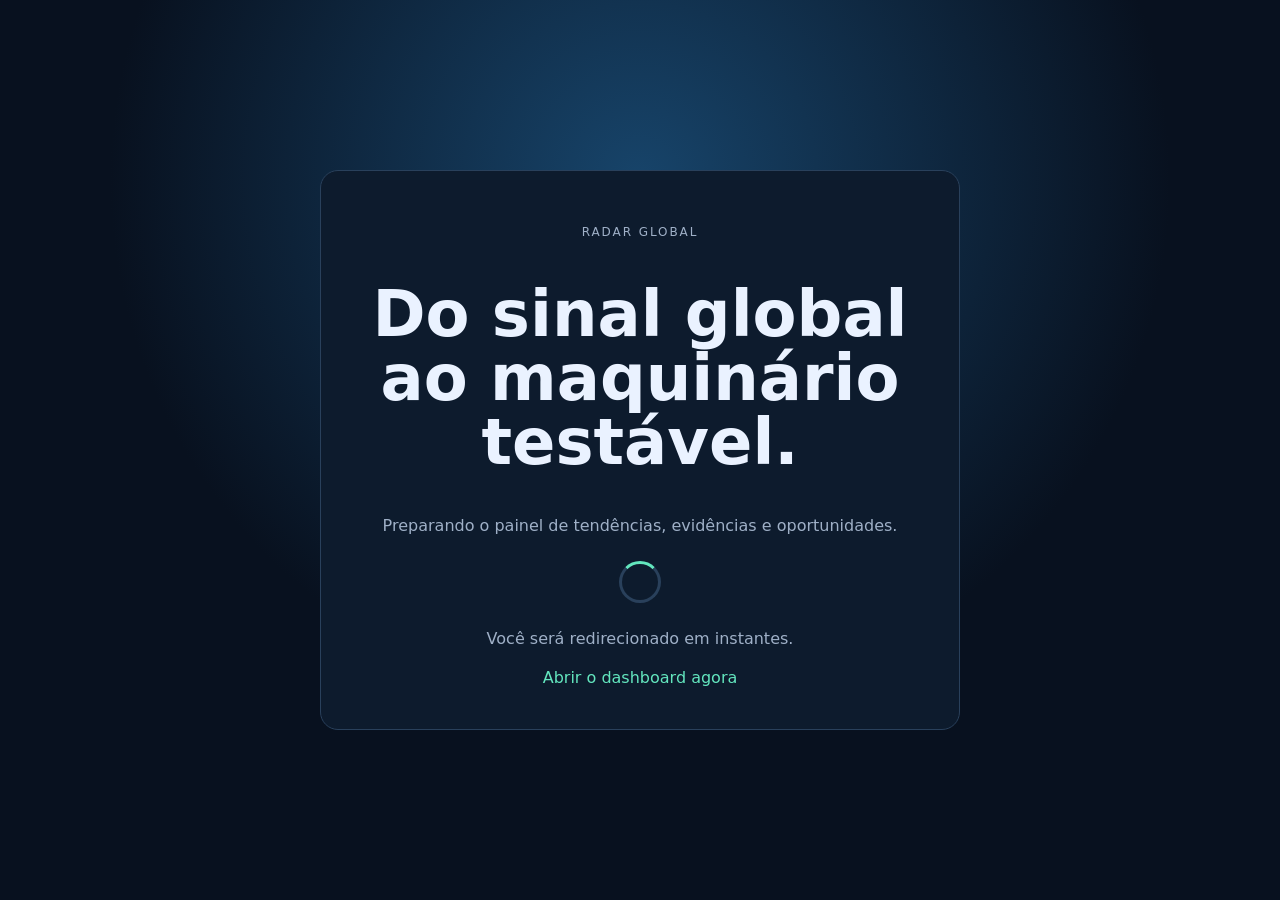
<file: site/index.html>
<!doctype html>
<html lang="pt-BR">
<head>
  <meta charset="utf-8">
  <meta name="viewport" content="width=device-width, initial-scale=1">
  <meta http-equiv="refresh" content="2;url=dashboard.html">
  <meta name="description" content="Radar Global de Maquinários: sinais, tendências e protótipos.">
  <title>Radar Global de Maquinários</title>
  <link rel="stylesheet" href="styles.css">
</head>
<body>
  <main class="redirect-page">
    <div class="redirect-card">
      <p class="eyebrow">RADAR GLOBAL</p>
      <h1>Do sinal global ao maquinário testável.</h1>
      <p>Preparando o painel de tendências, evidências e oportunidades.</p>
      <div class="loader" aria-hidden="true"></div>
      <p class="redirect-status" aria-live="polite">Você será redirecionado em instantes.</p>
      <a class="redirect-link" href="dashboard.html">Abrir o dashboard agora</a>
    </div>
  </main>
  <script>
    window.setTimeout(() => {
      window.location.replace('dashboard.html');
    }, 2000);
  </script>
</body>
</html>
</file>
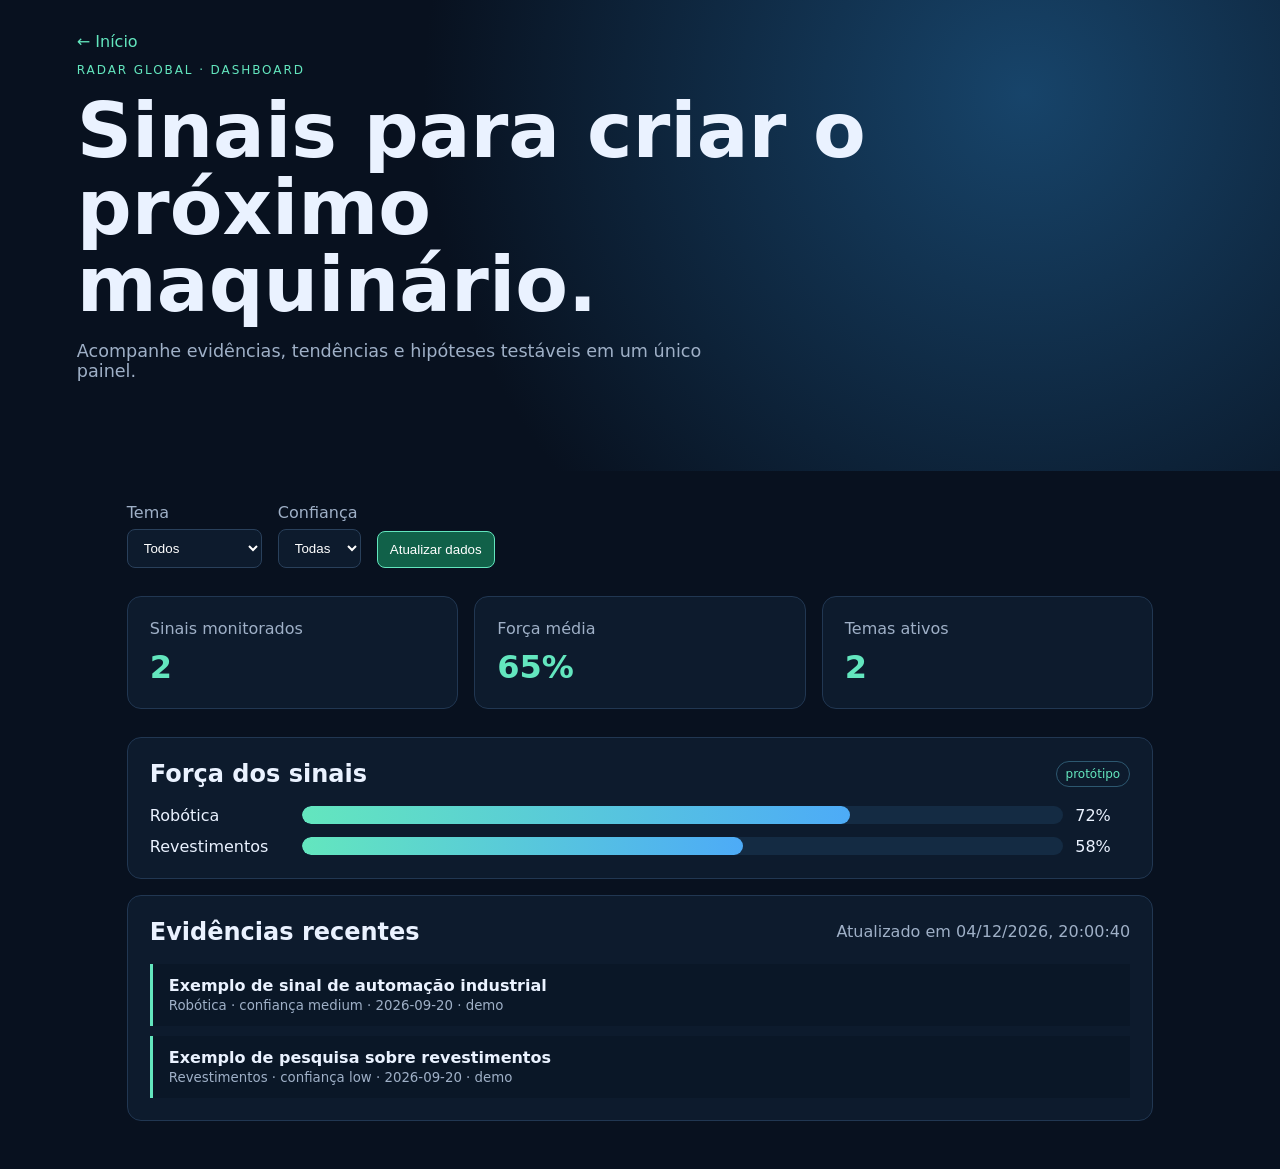
<file: site/dashboard.html>
<!doctype html>
<html lang="pt-BR">
<head>
  <meta charset="utf-8">
  <meta name="viewport" content="width=device-width, initial-scale=1">
  <meta name="description" content="Dashboard do Radar Global de Maquinários.">
  <title>Dashboard · Radar Global</title>
  <link rel="stylesheet" href="styles.css">
</head>
<body>
  <header class="hero dashboard-hero">
    <a class="back-link" href="index.html">← Início</a>
    <p class="eyebrow">RADAR GLOBAL · DASHBOARD</p>
    <h1>Sinais para criar o próximo maquinário.</h1>
    <p>Acompanhe evidências, tendências e hipóteses testáveis em um único painel.</p>
  </header>
  <main class="container">
    <section class="controls" aria-label="Filtros">
      <label>Tema <select id="topic"><option value="all">Todos</option><option value="robotics">Robótica</option><option value="coatings">Revestimentos</option></select></label>
      <label>Confiança <select id="confidence"><option value="all">Todas</option><option value="high">Alta</option><option value="medium">Média</option><option value="low">Baixa</option></select></label>
      <button id="refresh">Atualizar dados</button>
    </section>
    <section class="grid">
      <article class="card"><span>Sinais monitorados</span><strong id="signalCount">—</strong></article>
      <article class="card"><span>Força média</span><strong id="confidenceScore">—</strong></article>
      <article class="card"><span>Temas ativos</span><strong id="topicCount">—</strong></article>
    </section>
    <section class="panel"><div class="panel-heading"><h2>Força dos sinais</h2><span class="badge">protótipo</span></div><div id="barChart" class="chart" aria-label="Gráfico de barras"></div></section>
    <section class="panel"><div class="panel-heading"><h2>Evidências recentes</h2><span id="lastUpdate" class="muted"></span></div><div id="signalList" class="signals"></div></section>
  </main>
  <script src="app.js" type="module"></script>
</body>
</html>
</file>
<file: site/styles.css>
:root{font-family:Inter,system-ui,sans-serif;color:#eaf2ff;background:#08111f;--accent:#63e6be;--muted:#9fb0c7}*{box-sizing:border-box}body{margin:0}.hero{padding:72px 6vw;background:radial-gradient(circle at 80% 20%,#17446a,#08111f 55%)}.hero h1{max-width:800px;font-size:clamp(2.2rem,6vw,5rem);line-height:1;margin:16px 0}.hero p:last-child{max-width:650px;color:var(--muted);font-size:1.1rem}.eyebrow{letter-spacing:.16em;color:var(--accent);font-size:.75rem}.dashboard-hero{padding-top:32px}.back-link,.redirect-link{color:var(--accent);text-decoration:none}.container{max-width:1180px;margin:auto;padding:32px 6vw}.controls{display:flex;gap:16px;align-items:end;flex-wrap:wrap}.controls label{display:grid;gap:7px;color:var(--muted)}select,button{border:1px solid #29405b;background:#0d1b2d;color:#fff;padding:10px 12px;border-radius:8px}button{cursor:pointer;background:#116149;border-color:#63e6be}.grid{display:grid;grid-template-columns:repeat(3,1fr);gap:16px;margin:28px 0}.card,.panel{background:#0d1b2d;border:1px solid #213752;border-radius:14px;padding:22px}.card span,.muted{color:var(--muted);display:block}.card strong{font-size:2rem;display:block;margin-top:10px;color:var(--accent)}.panel{margin:16px 0}.panel-heading{display:flex;justify-content:space-between;gap:16px;align-items:center}.panel h2{margin:0}.badge{font-size:.75rem;padding:5px 9px;border:1px solid #2d5870;border-radius:99px;color:var(--accent)}.chart{display:grid;gap:12px;margin-top:18px}.bar-row{display:grid;grid-template-columns:140px 1fr 55px;gap:12px;align-items:center}.bar{height:18px;background:#142b43;border-radius:99px;overflow:hidden}.bar i{display:block;height:100%;background:linear-gradient(90deg,#63e6be,#4dabf7);border-radius:99px}.signals{display:grid;gap:10px;margin-top:18px}.signal{border-left:3px solid var(--accent);padding:12px 16px;background:#0a1727}.signal small{color:var(--muted)}.redirect-page{min-height:100vh;display:grid;place-items:center;padding:24px;background:radial-gradient(circle at 50% 20%,#17446a,#08111f 55%)}.redirect-card{max-width:640px;text-align:center;background:#0d1b2d;border:1px solid #29405b;border-radius:18px;padding:42px}.redirect-card h1{font-size:clamp(2rem,5vw,4rem);line-height:1}.redirect-card p{color:var(--muted)}.redirect-status{margin:20px 0}.loader{width:42px;height:42px;margin:26px auto;border:3px solid #29405b;border-top-color:var(--accent);border-radius:50%;animation:spin 1s linear infinite}@keyframes spin{to{transform:rotate(360deg)}}@media(max-width:700px){.grid{grid-template-columns:1fr}.bar-row{grid-template-columns:100px 1fr 45px}.panel-heading{align-items:flex-start;flex-direction:column}}
</file>
